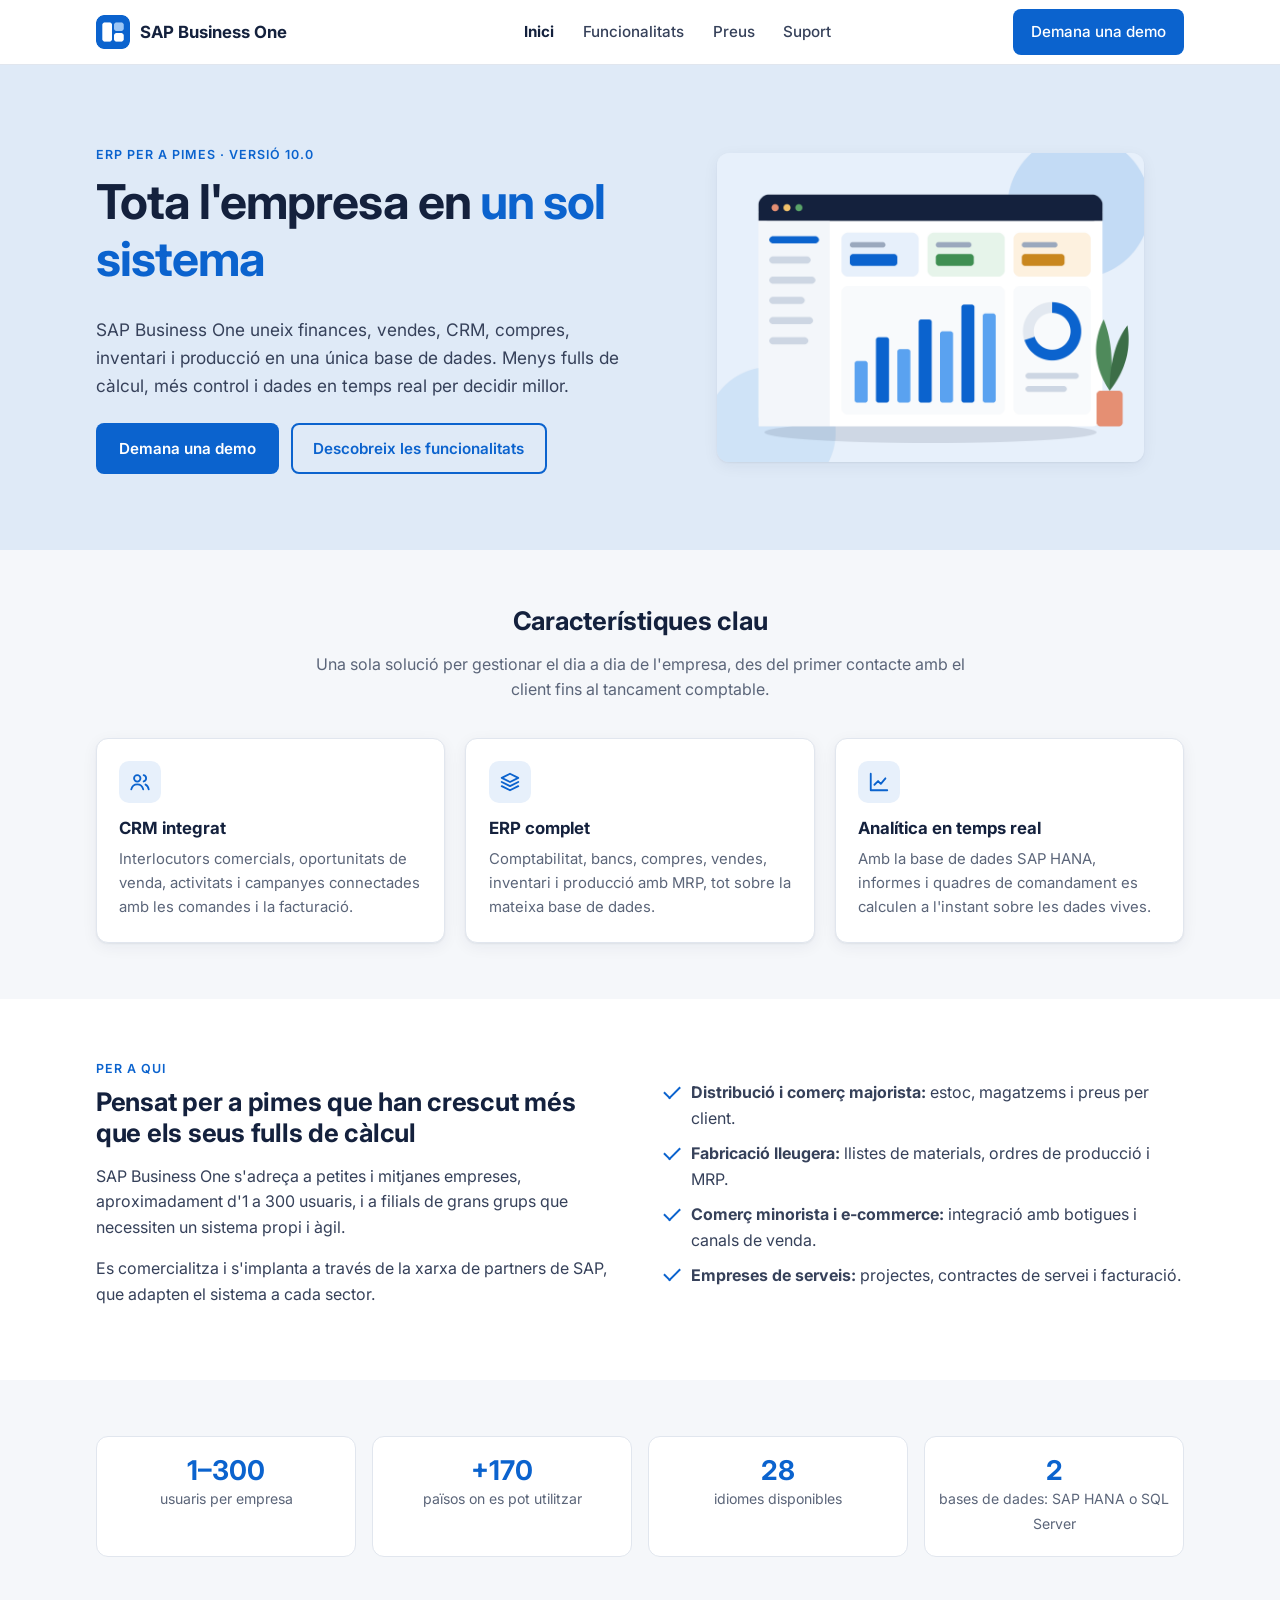
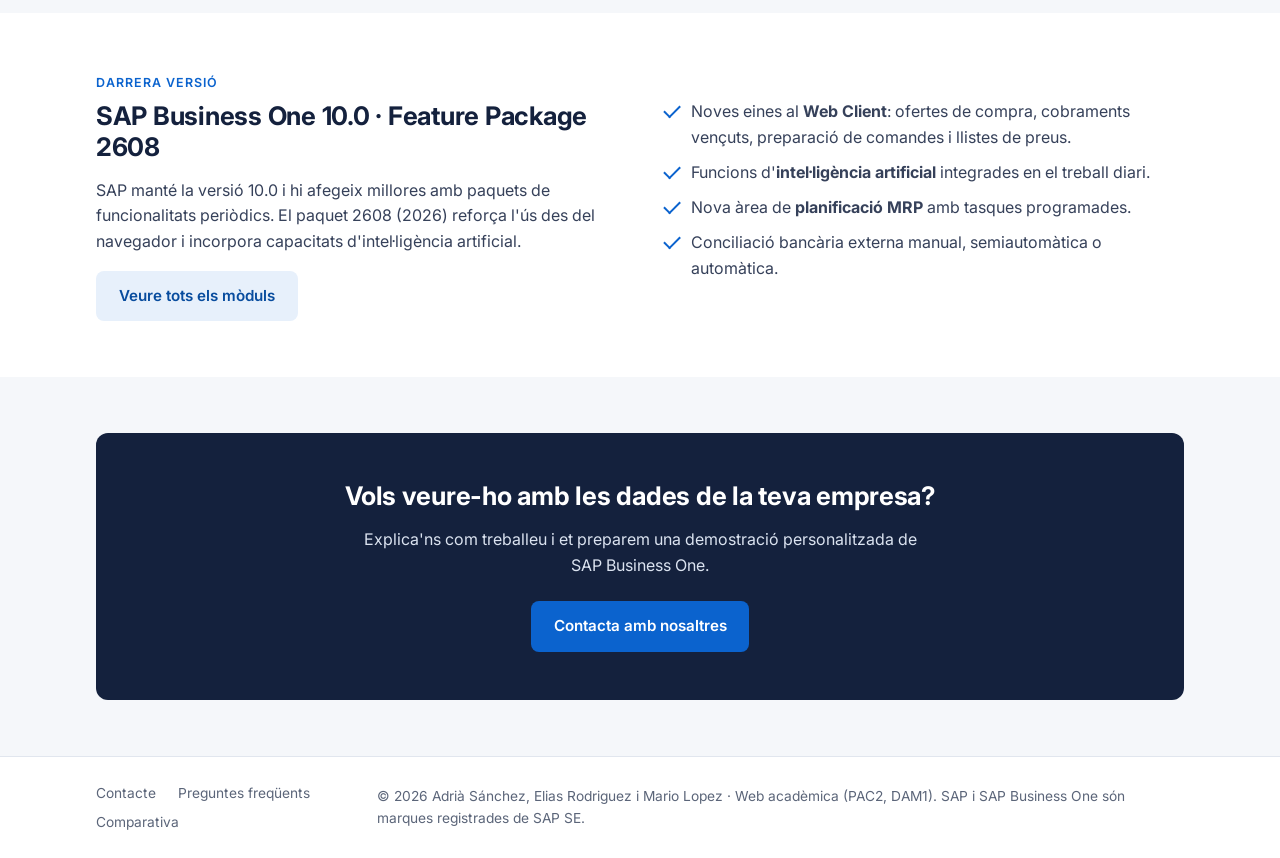
<file: index.html>
<!DOCTYPE html>
<html lang="ca">
<head>
  <meta charset="UTF-8">
  <meta name="viewport" content="width=device-width, initial-scale=1">
  <title>SAP Business One · L'ERP integrat per a pimes</title>
  <meta name="description" content="Presentació de SAP Business One 10.0: l'ERP amb CRM integrat per a petites i mitjanes empreses. Finances, vendes, compres, inventari i producció en un sol sistema.">
  <link rel="icon" href="img/favicon.png" type="image/png">
  <link rel="preconnect" href="https://fonts.googleapis.com">
  <link rel="preconnect" href="https://fonts.gstatic.com" crossorigin>
  <link href="https://fonts.googleapis.com/css2?family=Inter:wght@400;500;600;700;800&amp;display=swap" rel="stylesheet">
  <link rel="stylesheet" href="css/style.css">
</head>
<body>
  <a class="skip-link" href="#contingut">Salta al contingut</a>

  <!-- ===== Capçalera i menú de navegació (igual a totes les pàgines) ===== -->
  <header class="site-header">
    <div class="container header-inner">
      <a class="brand" href="index.html">
        <img src="img/logo.png" alt="" width="34" height="34">
        SAP Business One
      </a>
      <input type="checkbox" id="nav-toggle" class="nav-toggle">
      <label for="nav-toggle" class="nav-toggle-label" aria-label="Obre o tanca el menú">
        <span></span><span></span><span></span>
      </label>
      <nav class="main-nav" aria-label="Navegació principal">
        <ul>
          <li><a href="index.html" aria-current="page">Inici</a></li>
          <li><a href="html/features.html">Funcionalitats</a></li>
          <li><a href="html/pricing.html">Preus</a></li>
          <li><a href="html/support.html">Suport</a></li>
        </ul>
        <a class="btn btn--primary" href="html/support.html#contacte">Demana una demo</a>
      </nav>
    </div>
  </header>

  <main id="contingut">
    <!-- ===== Hero: presentació del sistema ===== -->
    <section class="hero" aria-labelledby="titol-hero">
      <div class="container hero-inner">
        <div>
          <span class="eyebrow">ERP per a pimes · Versió 10.0</span>
          <h1 id="titol-hero">Tota l'empresa en <span>un sol sistema</span></h1>
          <p>SAP Business One uneix finances, vendes, CRM, compres, inventari i producció en una única base de dades. Menys fulls de càlcul, més control i dades en temps real per decidir millor.</p>
          <div class="hero-actions">
            <a class="btn btn--primary" href="html/support.html#contacte">Demana una demo</a>
            <a class="btn btn--ghost" href="html/features.html">Descobreix les funcionalitats</a>
          </div>
        </div>
        <figure class="hero-figure">
          <img src="img/hero-dashboard.png" width="900" height="650"
               alt="Il·lustració d'un tauler de control de SAP Business One amb indicadors de vendes, un gràfic de barres i un gràfic circular.">
        </figure>
      </div>
    </section>

    <!-- ===== Característiques clau ===== -->
    <section class="section" aria-labelledby="titol-claus">
      <div class="container">
        <div class="section-head">
          <h2 id="titol-claus">Característiques clau</h2>
          <p>Una sola solució per gestionar el dia a dia de l'empresa, des del primer contacte amb el client fins al tancament comptable.</p>
        </div>
        <div class="grid grid--3">
          <article class="card">
            <span class="icon-tile" aria-hidden="true">
              <svg viewBox="0 0 24 24" fill="none" stroke="currentColor" stroke-width="2" stroke-linecap="round" stroke-linejoin="round"><circle cx="9" cy="8" r="3.5"/><path d="M2.5 20c.8-3.5 3.4-5.5 6.5-5.5s5.7 2 6.5 5.5"/><path d="M16 4.6a3.5 3.5 0 0 1 0 6.8M18 14.8c1.8.8 3 2.6 3.5 5.2"/></svg>
            </span>
            <h3>CRM integrat</h3>
            <p>Interlocutors comercials, oportunitats de venda, activitats i campanyes connectades amb les comandes i la facturació.</p>
          </article>
          <article class="card">
            <span class="icon-tile" aria-hidden="true">
              <svg viewBox="0 0 24 24" fill="none" stroke="currentColor" stroke-width="2" stroke-linecap="round" stroke-linejoin="round"><path d="M12 3 3 7.5l9 4.5 9-4.5L12 3Z"/><path d="m3 12 9 4.5 9-4.5"/><path d="m3 16.5 9 4.5 9-4.5"/></svg>
            </span>
            <h3>ERP complet</h3>
            <p>Comptabilitat, bancs, compres, vendes, inventari i producció amb MRP, tot sobre la mateixa base de dades.</p>
          </article>
          <article class="card">
            <span class="icon-tile" aria-hidden="true">
              <svg viewBox="0 0 24 24" fill="none" stroke="currentColor" stroke-width="2" stroke-linecap="round" stroke-linejoin="round"><path d="M3 3v18h18"/><path d="m7 15 4-4 3 3 5-6"/></svg>
            </span>
            <h3>Analítica en temps real</h3>
            <p>Amb la base de dades SAP HANA, informes i quadres de comandament es calculen a l'instant sobre les dades vives.</p>
          </article>
        </div>
      </div>
    </section>

    <!-- ===== Per a qui és ===== -->
    <section class="section section--white" aria-labelledby="titol-perqui">
      <div class="container split">
        <div>
          <span class="eyebrow">Per a qui</span>
          <h2 id="titol-perqui">Pensat per a pimes que han crescut més que els seus fulls de càlcul</h2>
          <p>SAP Business One s'adreça a petites i mitjanes empreses, aproximadament d'1 a 300 usuaris, i a filials de grans grups que necessiten un sistema propi i àgil.</p>
          <p>Es comercialitza i s'implanta a través de la xarxa de partners de SAP, que adapten el sistema a cada sector.</p>
        </div>
        <ul class="check-list">
          <li><strong>Distribució i comerç majorista:</strong> estoc, magatzems i preus per client.</li>
          <li><strong>Fabricació lleugera:</strong> llistes de materials, ordres de producció i MRP.</li>
          <li><strong>Comerç minorista i e-commerce:</strong> integració amb botigues i canals de venda.</li>
          <li><strong>Empreses de serveis:</strong> projectes, contractes de servei i facturació.</li>
        </ul>
      </div>
    </section>

    <!-- ===== Xifres ===== -->
    <section class="section" aria-labelledby="titol-xifres">
      <div class="container">
        <h2 id="titol-xifres" class="visually-hidden">SAP Business One en xifres</h2>
        <div class="stats">
          <div class="stat"><strong>1–300</strong><span>usuaris per empresa</span></div>
          <div class="stat"><strong>+170</strong><span>països on es pot utilitzar</span></div>
          <div class="stat"><strong>28</strong><span>idiomes disponibles</span></div>
          <div class="stat"><strong>2</strong><span>bases de dades: SAP HANA o SQL Server</span></div>
        </div>
      </div>
    </section>

    <!-- ===== Novetats de la darrera versió ===== -->
    <section class="section section--white" aria-labelledby="titol-novetats">
      <div class="container split">
        <div>
          <span class="eyebrow">Darrera versió</span>
          <h2 id="titol-novetats">SAP Business One 10.0 · Feature Package 2608</h2>
          <p>SAP manté la versió 10.0 i hi afegeix millores amb paquets de funcionalitats periòdics. El paquet 2608 (2026) reforça l'ús des del navegador i incorpora capacitats d'intel·ligència artificial.</p>
          <a class="btn btn--soft" href="html/features.html">Veure tots els mòduls</a>
        </div>
        <ul class="check-list">
          <li>Noves eines al <strong>Web Client</strong>: ofertes de compra, cobraments vençuts, preparació de comandes i llistes de preus.</li>
          <li>Funcions d'<strong>intel·ligència artificial</strong> integrades en el treball diari.</li>
          <li>Nova àrea de <strong>planificació MRP</strong> amb tasques programades.</li>
          <li>Conciliació bancària externa manual, semiautomàtica o automàtica.</li>
        </ul>
      </div>
    </section>

    <!-- ===== Crida a l'acció ===== -->
    <section class="section" aria-labelledby="titol-cta">
      <div class="container">
        <div class="cta-band">
          <h2 id="titol-cta">Vols veure-ho amb les dades de la teva empresa?</h2>
          <p>Explica'ns com treballeu i et preparem una demostració personalitzada de SAP Business One.</p>
          <a class="btn btn--primary" href="html/support.html#contacte">Contacta amb nosaltres</a>
        </div>
      </div>
    </section>
  </main>

  <!-- ===== Peu de pàgina ===== -->
  <footer class="site-footer">
    <div class="container footer-inner">
      <ul class="footer-links">
        <li><a href="html/support.html#contacte">Contacte</a></li>
        <li><a href="html/pricing.html#faq">Preguntes freqüents</a></li>
        <li><a href="html/features.html#comparativa">Comparativa</a></li>
      </ul>
      <p class="footer-legal">© 2026 Adrià Sánchez, Elias Rodriguez i Mario Lopez · Web acadèmica (PAC2, DAM1). SAP i SAP Business One són marques registrades de SAP SE.</p>
    </div>
  </footer>
</body>
</html>
</file>
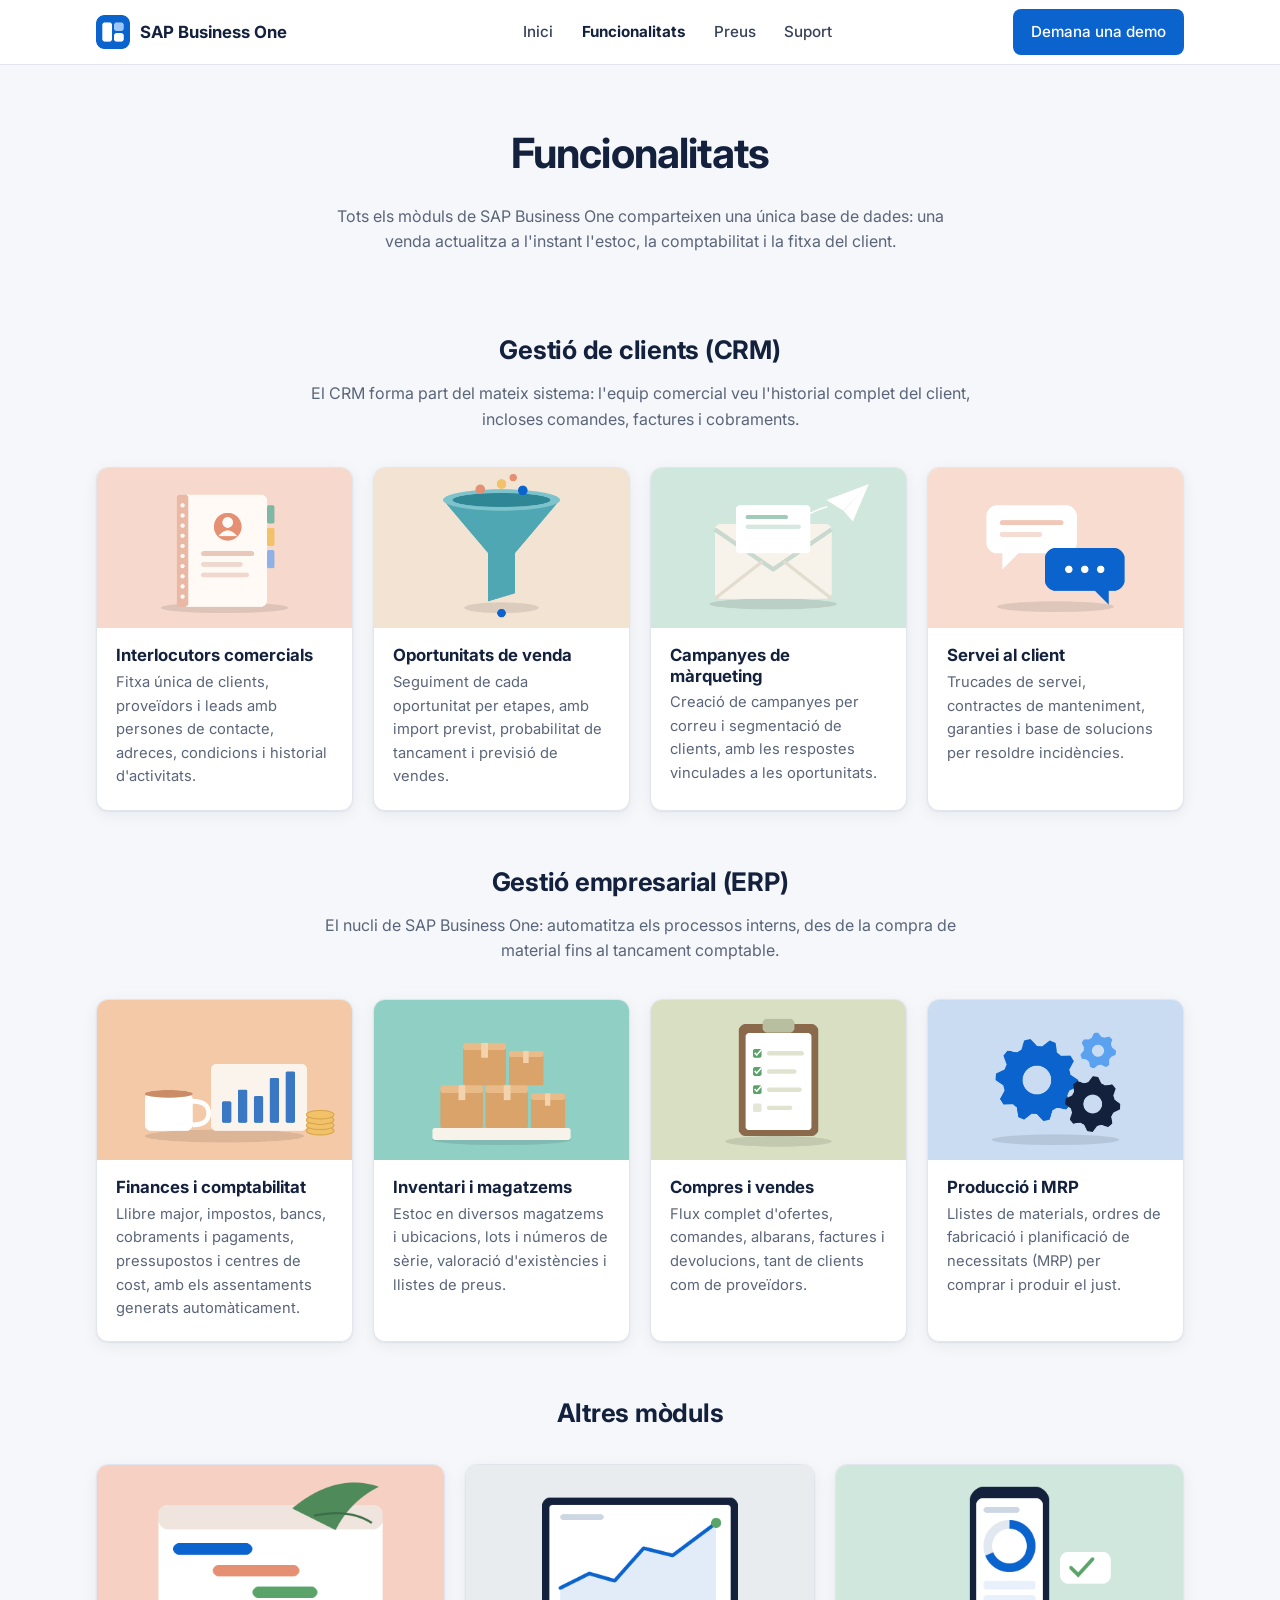
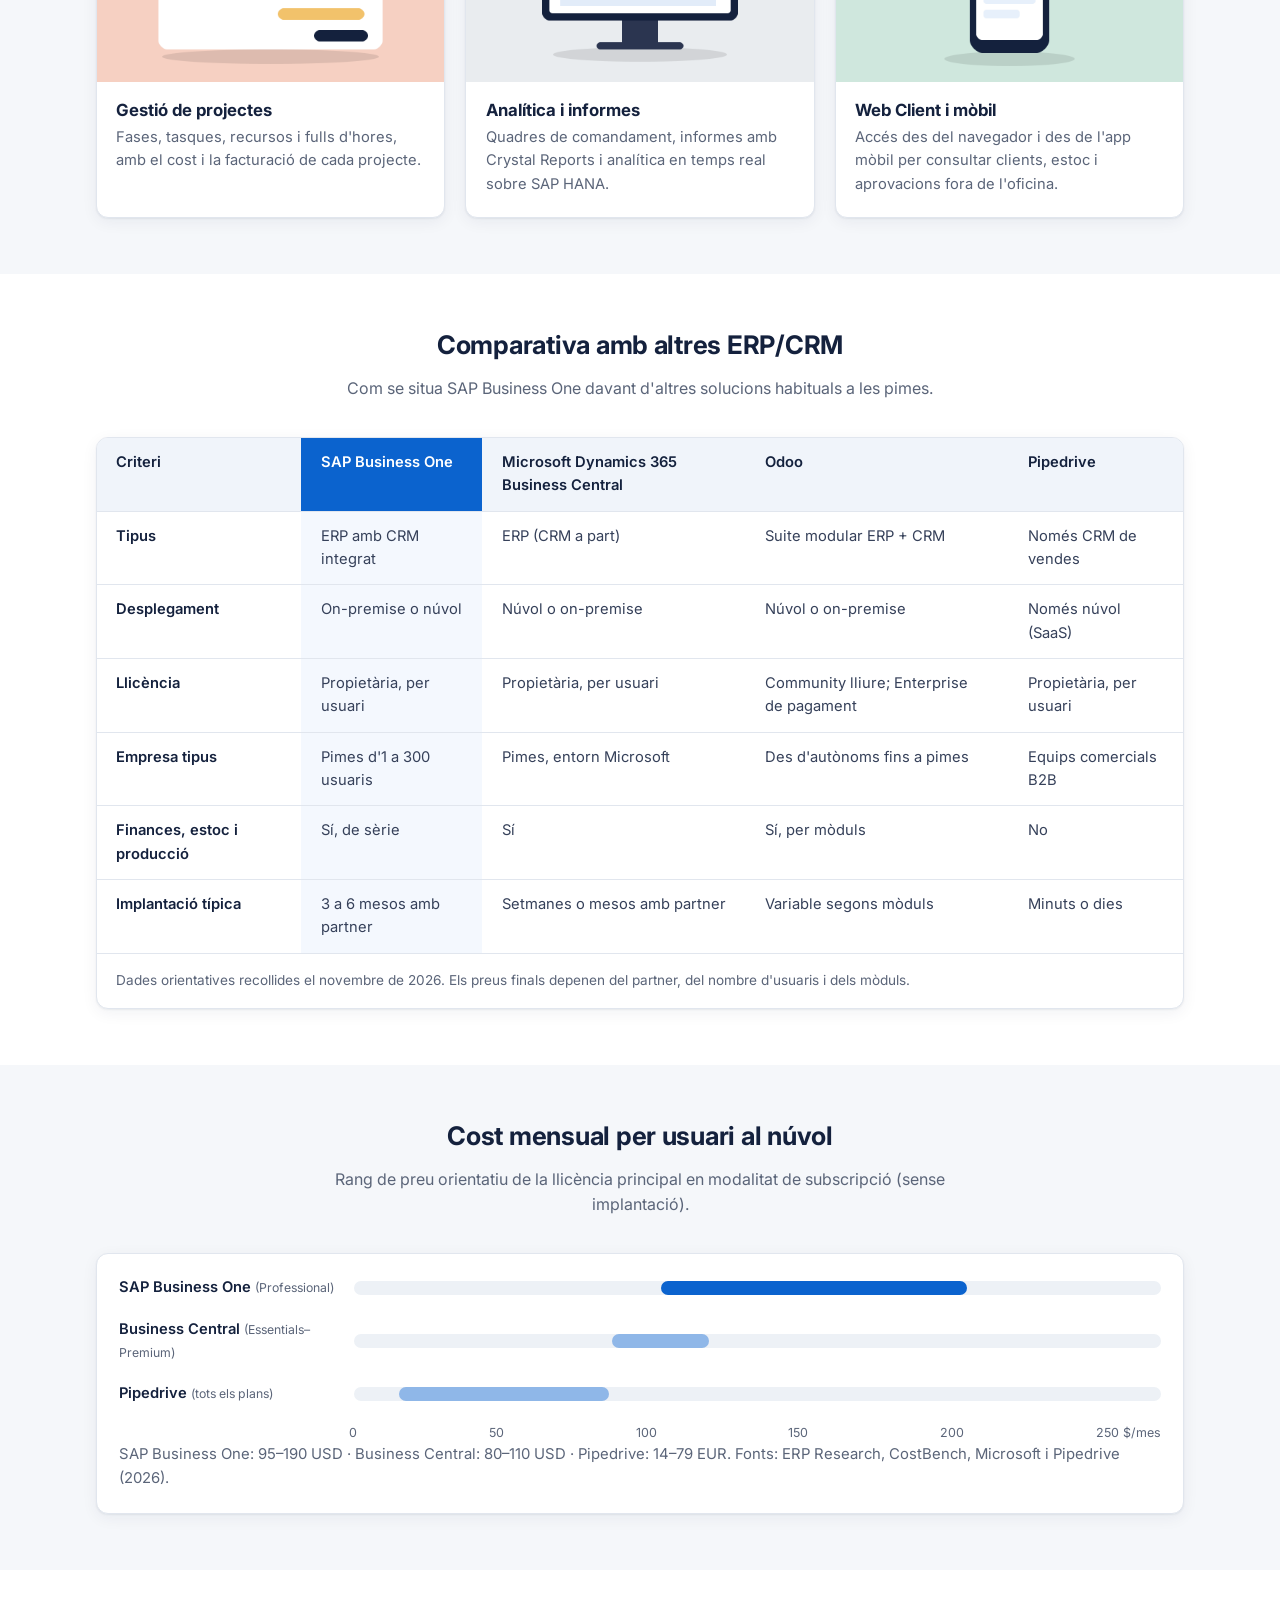
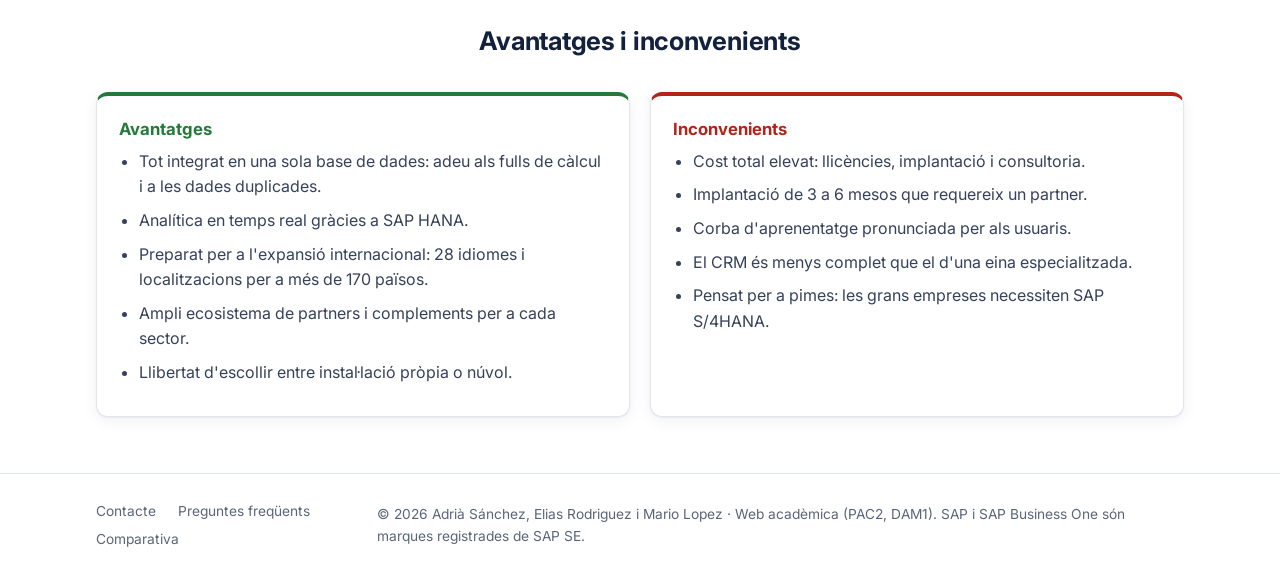
<file: html/features.html>
<!DOCTYPE html>
<html lang="ca">
<head>
  <meta charset="UTF-8">
  <meta name="viewport" content="width=device-width, initial-scale=1">
  <title>Funcionalitats · SAP Business One</title>
  <meta name="description" content="Mòduls de SAP Business One (CRM, ERP i altres), comparativa amb altres ERP/CRM, avantatges i inconvenients.">
  <link rel="icon" href="../img/favicon.png" type="image/png">
  <link rel="preconnect" href="https://fonts.googleapis.com">
  <link rel="preconnect" href="https://fonts.gstatic.com" crossorigin>
  <link href="https://fonts.googleapis.com/css2?family=Inter:wght@400;500;600;700;800&amp;display=swap" rel="stylesheet">
  <link rel="stylesheet" href="../css/style.css">
</head>
<body>
  <a class="skip-link" href="#contingut">Salta al contingut</a>

  <!-- ===== Capçalera i menú de navegació ===== -->
  <header class="site-header">
    <div class="container header-inner">
      <a class="brand" href="../index.html">
        <img src="../img/logo.png" alt="" width="34" height="34">
        SAP Business One
      </a>
      <input type="checkbox" id="nav-toggle" class="nav-toggle">
      <label for="nav-toggle" class="nav-toggle-label" aria-label="Obre o tanca el menú">
        <span></span><span></span><span></span>
      </label>
      <nav class="main-nav" aria-label="Navegació principal">
        <ul>
          <li><a href="../index.html">Inici</a></li>
          <li><a href="features.html" aria-current="page">Funcionalitats</a></li>
          <li><a href="pricing.html">Preus</a></li>
          <li><a href="support.html">Suport</a></li>
        </ul>
        <a class="btn btn--primary" href="support.html#contacte">Demana una demo</a>
      </nav>
    </div>
  </header>

  <main id="contingut">
    <!-- ===== Introducció ===== -->
    <section class="page-head">
      <div class="container">
        <h1>Funcionalitats</h1>
        <p>Tots els mòduls de SAP Business One comparteixen una única base de dades: una venda actualitza a l'instant l'estoc, la comptabilitat i la fitxa del client.</p>
      </div>
    </section>

    <section class="section" aria-label="Mòduls de SAP Business One">
      <div class="container">

        <!-- ===== Mòduls CRM ===== -->
        <div class="module-group">
          <div class="section-head">
            <h2>Gestió de clients (CRM)</h2>
            <p>El CRM forma part del mateix sistema: l'equip comercial veu l'historial complet del client, incloses comandes, factures i cobraments.</p>
          </div>
          <div class="grid grid--4">
            <article class="feature-card">
              <img src="../img/feat-contactes.png" width="480" height="300" alt="Il·lustració d'una agenda de contactes oberta amb la fitxa d'un client.">
              <div class="feature-body">
                <h3>Interlocutors comercials</h3>
                <p>Fitxa única de clients, proveïdors i leads amb persones de contacte, adreces, condicions i historial d'activitats.</p>
              </div>
            </article>
            <article class="feature-card">
              <img src="../img/feat-pipeline.png" width="480" height="300" alt="Il·lustració d'un embut que representa el procés de vendes.">
              <div class="feature-body">
                <h3>Oportunitats de venda</h3>
                <p>Seguiment de cada oportunitat per etapes, amb import previst, probabilitat de tancament i previsió de vendes.</p>
              </div>
            </article>
            <article class="feature-card">
              <img src="../img/feat-campanyes.png" width="480" height="300" alt="Il·lustració d'un sobre de correu amb un avió de paper.">
              <div class="feature-body">
                <h3>Campanyes de màrqueting</h3>
                <p>Creació de campanyes per correu i segmentació de clients, amb les respostes vinculades a les oportunitats.</p>
              </div>
            </article>
            <article class="feature-card">
              <img src="../img/feat-servei.png" width="480" height="300" alt="Il·lustració de dues bombolles de conversa.">
              <div class="feature-body">
                <h3>Servei al client</h3>
                <p>Trucades de servei, contractes de manteniment, garanties i base de solucions per resoldre incidències.</p>
              </div>
            </article>
          </div>
        </div>

        <!-- ===== Mòduls ERP ===== -->
        <div class="module-group">
          <div class="section-head">
            <h2>Gestió empresarial (ERP)</h2>
            <p>El nucli de SAP Business One: automatitza els processos interns, des de la compra de material fins al tancament comptable.</p>
          </div>
          <div class="grid grid--4">
            <article class="feature-card">
              <img src="../img/feat-finances.png" width="480" height="300" alt="Il·lustració d'un gràfic de barres creixent al costat d'una tassa i unes monedes.">
              <div class="feature-body">
                <h3>Finances i comptabilitat</h3>
                <p>Llibre major, impostos, bancs, cobraments i pagaments, pressupostos i centres de cost, amb els assentaments generats automàticament.</p>
              </div>
            </article>
            <article class="feature-card">
              <img src="../img/feat-inventari.png" width="480" height="300" alt="Il·lustració de caixes de cartró apilades sobre un palet.">
              <div class="feature-body">
                <h3>Inventari i magatzems</h3>
                <p>Estoc en diversos magatzems i ubicacions, lots i números de sèrie, valoració d'existències i llistes de preus.</p>
              </div>
            </article>
            <article class="feature-card">
              <img src="../img/feat-comandes.png" width="480" height="300" alt="Il·lustració d'una carpeta amb una llista de comprovació.">
              <div class="feature-body">
                <h3>Compres i vendes</h3>
                <p>Flux complet d'ofertes, comandes, albarans, factures i devolucions, tant de clients com de proveïdors.</p>
              </div>
            </article>
            <article class="feature-card">
              <img src="../img/feat-produccio.png" width="480" height="300" alt="Il·lustració de tres engranatges encaixats.">
              <div class="feature-body">
                <h3>Producció i MRP</h3>
                <p>Llistes de materials, ordres de fabricació i planificació de necessitats (MRP) per comprar i produir el just.</p>
              </div>
            </article>
          </div>
        </div>

        <!-- ===== Altres mòduls ===== -->
        <div class="module-group">
          <div class="section-head">
            <h2>Altres mòduls</h2>
          </div>
          <div class="grid grid--3">
            <article class="feature-card">
              <img src="../img/feat-projectes.png" width="480" height="300" alt="Il·lustració d'un diagrama de Gantt amb barres de colors.">
              <div class="feature-body">
                <h3>Gestió de projectes</h3>
                <p>Fases, tasques, recursos i fulls d'hores, amb el cost i la facturació de cada projecte.</p>
              </div>
            </article>
            <article class="feature-card">
              <img src="../img/feat-analitica.png" width="480" height="300" alt="Il·lustració d'una pantalla amb un gràfic de línies ascendent.">
              <div class="feature-body">
                <h3>Analítica i informes</h3>
                <p>Quadres de comandament, informes amb Crystal Reports i analítica en temps real sobre SAP HANA.</p>
              </div>
            </article>
            <article class="feature-card">
              <img src="../img/feat-mobil.png" width="480" height="300" alt="Il·lustració d'un telèfon mòbil amb un tauler d'indicadors.">
              <div class="feature-body">
                <h3>Web Client i mòbil</h3>
                <p>Accés des del navegador i des de l'app mòbil per consultar clients, estoc i aprovacions fora de l'oficina.</p>
              </div>
            </article>
          </div>
        </div>
      </div>
    </section>

    <!-- ===== Taula comparativa ===== -->
    <section class="section section--white" id="comparativa" aria-labelledby="titol-comparativa">
      <div class="container">
        <div class="section-head">
          <h2 id="titol-comparativa">Comparativa amb altres ERP/CRM</h2>
          <p>Com se situa SAP Business One davant d'altres solucions habituals a les pimes.</p>
        </div>
        <div class="table-wrap">
          <table>
            <caption>Dades orientatives recollides el novembre de 2026. Els preus finals depenen del partner, del nombre d'usuaris i dels mòduls.</caption>
            <thead>
              <tr>
                <th scope="col">Criteri</th>
                <th scope="col" class="col-highlight">SAP Business One</th>
                <th scope="col">Microsoft Dynamics 365 Business Central</th>
                <th scope="col">Odoo</th>
                <th scope="col">Pipedrive</th>
              </tr>
            </thead>
            <tbody>
              <tr>
                <th scope="row">Tipus</th>
                <td class="col-highlight">ERP amb CRM integrat</td>
                <td>ERP (CRM a part)</td>
                <td>Suite modular ERP + CRM</td>
                <td>Només CRM de vendes</td>
              </tr>
              <tr>
                <th scope="row">Desplegament</th>
                <td class="col-highlight">On-premise o núvol</td>
                <td>Núvol o on-premise</td>
                <td>Núvol o on-premise</td>
                <td>Només núvol (SaaS)</td>
              </tr>
              <tr>
                <th scope="row">Llicència</th>
                <td class="col-highlight">Propietària, per usuari</td>
                <td>Propietària, per usuari</td>
                <td>Community lliure; Enterprise de pagament</td>
                <td>Propietària, per usuari</td>
              </tr>
              <tr>
                <th scope="row">Empresa tipus</th>
                <td class="col-highlight">Pimes d'1 a 300 usuaris</td>
                <td>Pimes, entorn Microsoft</td>
                <td>Des d'autònoms fins a pimes</td>
                <td>Equips comercials B2B</td>
              </tr>
              <tr>
                <th scope="row">Finances, estoc i producció</th>
                <td class="col-highlight">Sí, de sèrie</td>
                <td>Sí</td>
                <td>Sí, per mòduls</td>
                <td>No</td>
              </tr>
              <tr>
                <th scope="row">Implantació típica</th>
                <td class="col-highlight">3 a 6 mesos amb partner</td>
                <td>Setmanes o mesos amb partner</td>
                <td>Variable segons mòduls</td>
                <td>Minuts o dies</td>
              </tr>
            </tbody>
          </table>
        </div>
      </div>
    </section>

    <!-- ===== Gràfic de preus ===== -->
    <section class="section" aria-labelledby="titol-grafic">
      <div class="container">
        <div class="section-head">
          <h2 id="titol-grafic">Cost mensual per usuari al núvol</h2>
          <p>Rang de preu orientatiu de la llicència principal en modalitat de subscripció (sense implantació).</p>
        </div>
        <div class="card">
          <!-- Escala de 0 a 250: cada barra comença al preu mínim i acaba al màxim -->
          <div class="bar-chart" role="img" aria-label="Gràfic de rangs de preu per usuari i mes: SAP Business One de 95 a 190 dòlars, Business Central de 80 a 110 dòlars i Pipedrive de 14 a 79 euros.">
            <div class="bar-row">
              <span class="bar-label">SAP Business One <small>(Professional)</small></span>
              <div class="bar-track"><span class="bar-fill bar-fill--main bar-fill--sap"></span></div>
            </div>
            <div class="bar-row">
              <span class="bar-label">Business Central <small>(Essentials–Premium)</small></span>
              <div class="bar-track"><span class="bar-fill bar-fill--bc"></span></div>
            </div>
            <div class="bar-row">
              <span class="bar-label">Pipedrive <small>(tots els plans)</small></span>
              <div class="bar-track"><span class="bar-fill bar-fill--pd"></span></div>
            </div>
            <div class="bar-scale" aria-hidden="true"><span>0</span><span>50</span><span>100</span><span>150</span><span>200</span><span>250 $/mes</span></div>
          </div>
          <p class="note chart-note">SAP Business One: 95–190 USD · Business Central: 80–110 USD · Pipedrive: 14–79 EUR. Fonts: ERP Research, CostBench, Microsoft i Pipedrive (2026).</p>
        </div>
      </div>
    </section>

    <!-- ===== Avantatges i inconvenients ===== -->
    <section class="section section--white" aria-labelledby="titol-proscons">
      <div class="container">
        <div class="section-head">
          <h2 id="titol-proscons">Avantatges i inconvenients</h2>
        </div>
        <div class="pros-cons">
          <article class="card pros">
            <h3>Avantatges</h3>
            <ul>
              <li>Tot integrat en una sola base de dades: adeu als fulls de càlcul i a les dades duplicades.</li>
              <li>Analítica en temps real gràcies a SAP HANA.</li>
              <li>Preparat per a l'expansió internacional: 28 idiomes i localitzacions per a més de 170 països.</li>
              <li>Ampli ecosistema de partners i complements per a cada sector.</li>
              <li>Llibertat d'escollir entre instal·lació pròpia o núvol.</li>
            </ul>
          </article>
          <article class="card cons">
            <h3>Inconvenients</h3>
            <ul>
              <li>Cost total elevat: llicències, implantació i consultoria.</li>
              <li>Implantació de 3 a 6 mesos que requereix un partner.</li>
              <li>Corba d'aprenentatge pronunciada per als usuaris.</li>
              <li>El CRM és menys complet que el d'una eina especialitzada.</li>
              <li>Pensat per a pimes: les grans empreses necessiten SAP S/4HANA.</li>
            </ul>
          </article>
        </div>
      </div>
    </section>

  </main>

  <!-- ===== Peu de pàgina ===== -->
  <footer class="site-footer">
    <div class="container footer-inner">
      <ul class="footer-links">
        <li><a href="support.html#contacte">Contacte</a></li>
        <li><a href="pricing.html#faq">Preguntes freqüents</a></li>
        <li><a href="features.html#comparativa">Comparativa</a></li>
      </ul>
      <p class="footer-legal">© 2026 Adrià Sánchez, Elias Rodriguez i Mario Lopez · Web acadèmica (PAC2, DAM1). SAP i SAP Business One són marques registrades de SAP SE.</p>
    </div>
  </footer>
</body>
</html>
</file>
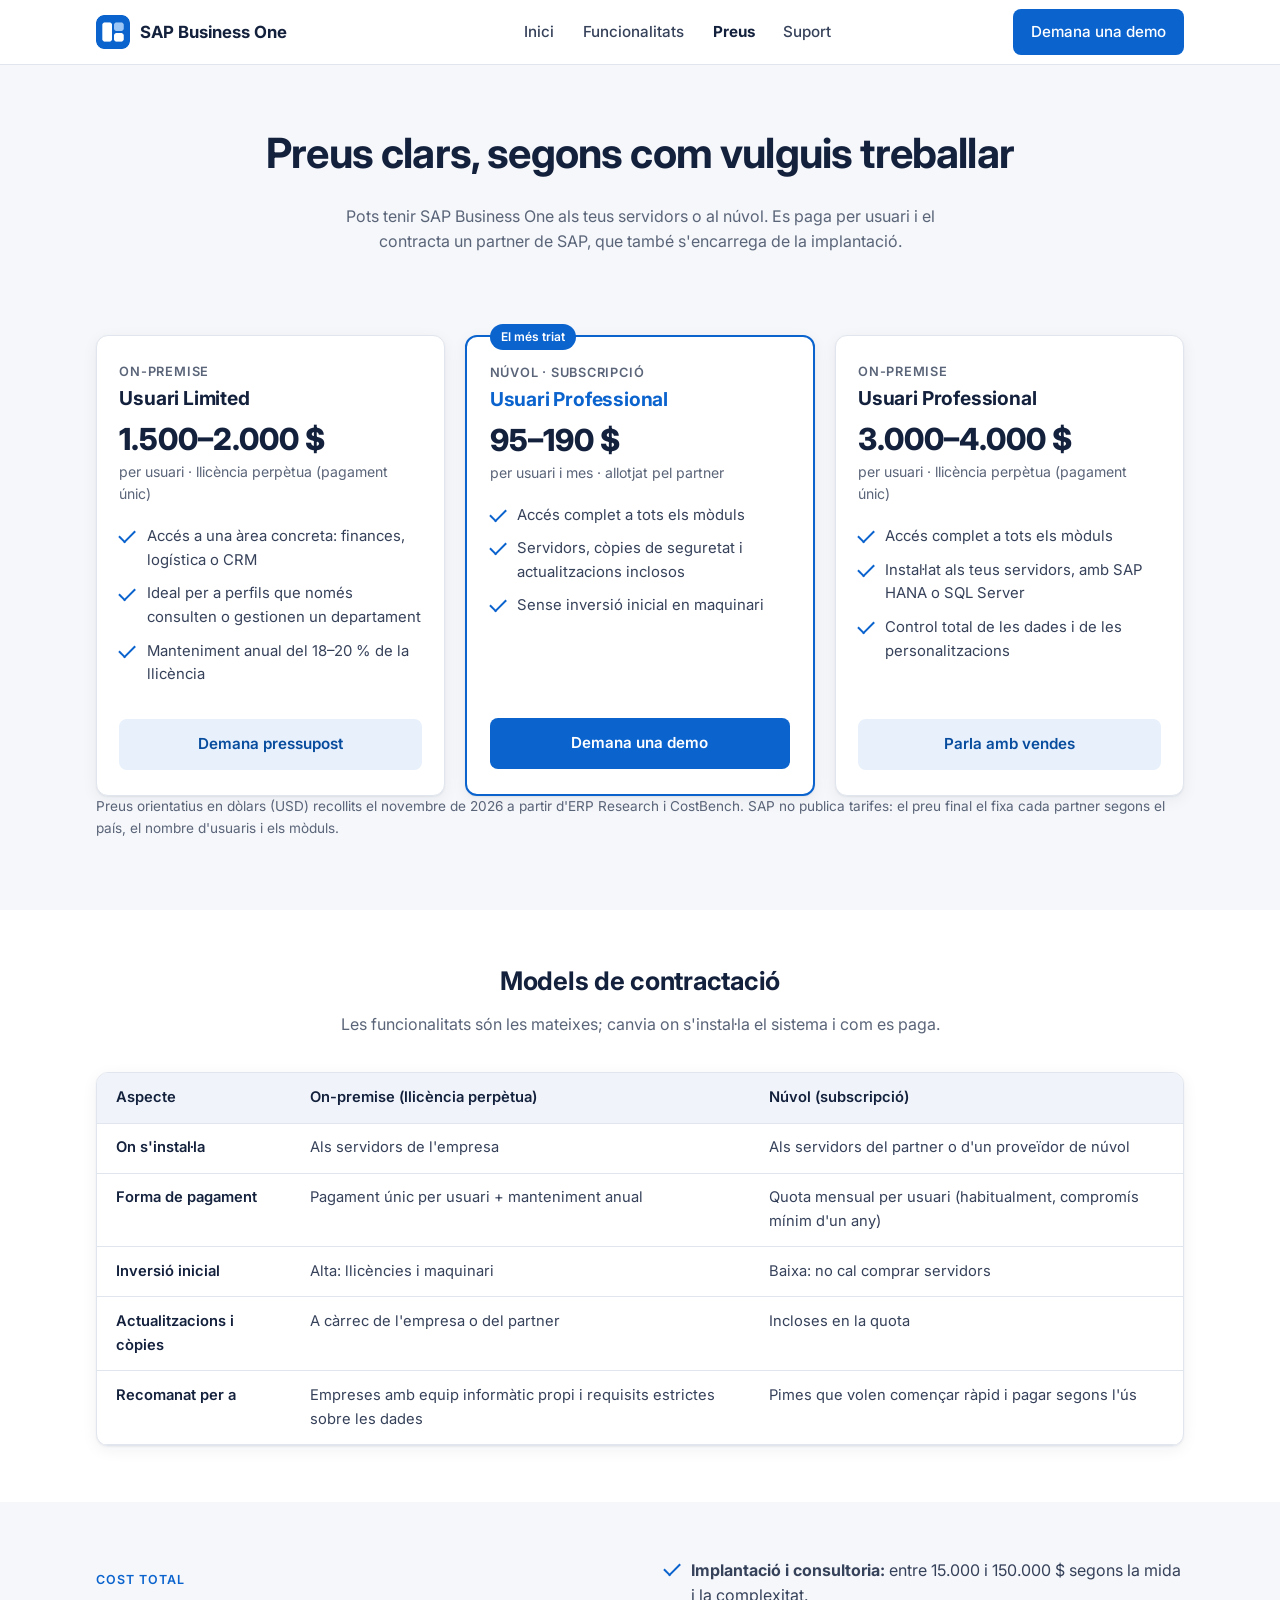
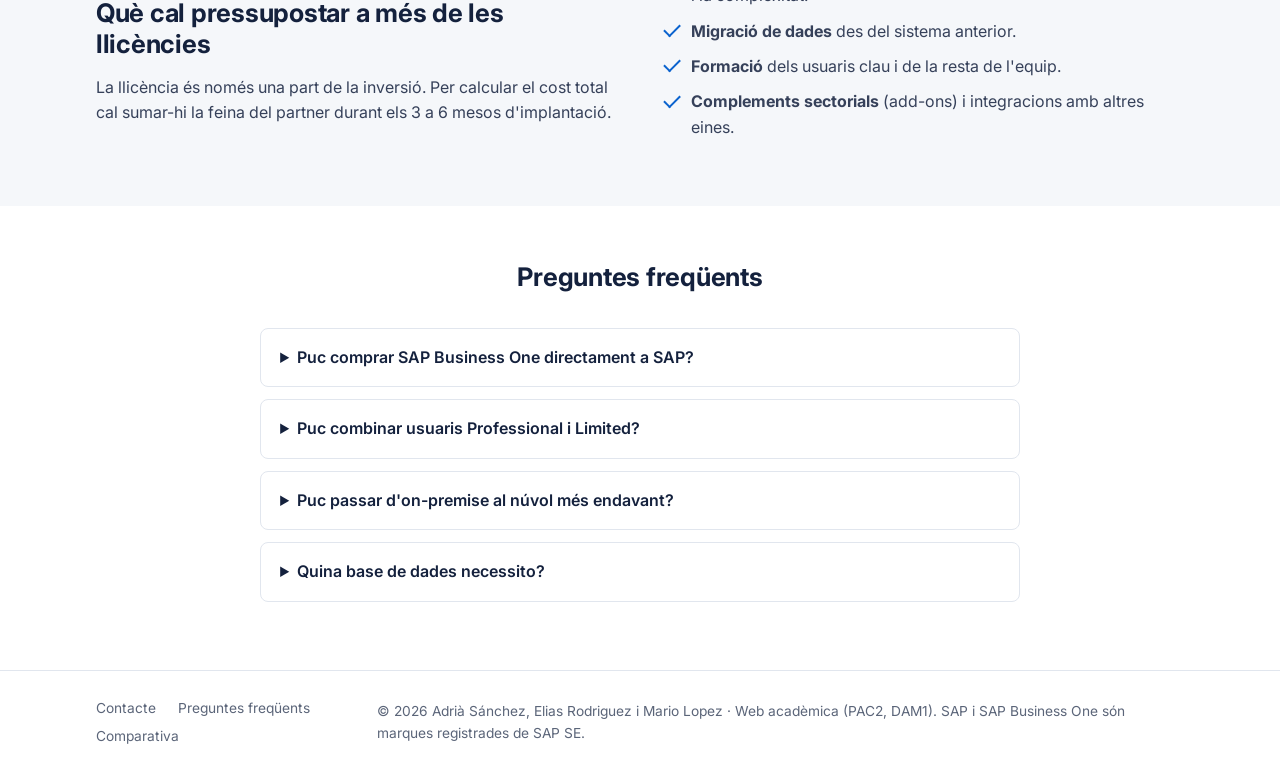
<file: html/pricing.html>
<!DOCTYPE html>
<html lang="ca">
<head>
  <meta charset="UTF-8">
  <meta name="viewport" content="width=device-width, initial-scale=1">
  <title>Preus i models de contractació · SAP Business One</title>
  <meta name="description" content="Models de contractació de SAP Business One (on-premise i núvol), plans d'usuari i preus orientatius.">
  <link rel="icon" href="../img/favicon.png" type="image/png">
  <link rel="preconnect" href="https://fonts.googleapis.com">
  <link rel="preconnect" href="https://fonts.gstatic.com" crossorigin>
  <link href="https://fonts.googleapis.com/css2?family=Inter:wght@400;500;600;700;800&amp;display=swap" rel="stylesheet">
  <link rel="stylesheet" href="../css/style.css">
</head>
<body>
  <a class="skip-link" href="#contingut">Salta al contingut</a>

  <!-- ===== Capçalera i menú de navegació ===== -->
  <header class="site-header">
    <div class="container header-inner">
      <a class="brand" href="../index.html">
        <img src="../img/logo.png" alt="" width="34" height="34">
        SAP Business One
      </a>
      <input type="checkbox" id="nav-toggle" class="nav-toggle">
      <label for="nav-toggle" class="nav-toggle-label" aria-label="Obre o tanca el menú">
        <span></span><span></span><span></span>
      </label>
      <nav class="main-nav" aria-label="Navegació principal">
        <ul>
          <li><a href="../index.html">Inici</a></li>
          <li><a href="features.html">Funcionalitats</a></li>
          <li><a href="pricing.html" aria-current="page">Preus</a></li>
          <li><a href="support.html">Suport</a></li>
        </ul>
        <a class="btn btn--primary" href="support.html#contacte">Demana una demo</a>
      </nav>
    </div>
  </header>

  <main id="contingut">
    <!-- ===== Introducció ===== -->
    <section class="page-head">
      <div class="container">
        <h1>Preus clars, segons com vulguis treballar</h1>
        <p>Pots tenir SAP Business One als teus servidors o al núvol. Es paga per usuari i el contracta un partner de SAP, que també s'encarrega de la implantació.</p>
      </div>
    </section>

    <!-- ===== Plans de preu ===== -->
    <section class="section" aria-label="Plans de preu">
      <div class="container">
        <div class="plans">
          <article class="plan">
            <p class="plan-model">On-premise</p>
            <h2>Usuari Limited</h2>
            <p class="price">1.500–2.000 $</p>
            <p class="price-unit">per usuari · llicència perpètua (pagament únic)</p>
            <ul class="check-list">
              <li>Accés a una àrea concreta: finances, logística o CRM</li>
              <li>Ideal per a perfils que només consulten o gestionen un departament</li>
              <li>Manteniment anual del 18–20 % de la llicència</li>
            </ul>
            <a class="btn btn--soft btn--block" href="support.html#contacte">Demana pressupost</a>
          </article>

          <article class="plan plan--featured">
            <span class="plan-badge">El més triat</span>
            <p class="plan-model">Núvol · subscripció</p>
            <h2>Usuari Professional</h2>
            <p class="price">95–190 $</p>
            <p class="price-unit">per usuari i mes · allotjat pel partner</p>
            <ul class="check-list">
              <li>Accés complet a tots els mòduls</li>
              <li>Servidors, còpies de seguretat i actualitzacions inclosos</li>
              <li>Sense inversió inicial en maquinari</li>
            </ul>
            <a class="btn btn--primary btn--block" href="support.html#contacte">Demana una demo</a>
          </article>

          <article class="plan">
            <p class="plan-model">On-premise</p>
            <h2>Usuari Professional</h2>
            <p class="price">3.000–4.000 $</p>
            <p class="price-unit">per usuari · llicència perpètua (pagament únic)</p>
            <ul class="check-list">
              <li>Accés complet a tots els mòduls</li>
              <li>Instal·lat als teus servidors, amb SAP HANA o SQL Server</li>
              <li>Control total de les dades i de les personalitzacions</li>
            </ul>
            <a class="btn btn--soft btn--block" href="support.html#contacte">Parla amb vendes</a>
          </article>
        </div>
        <p class="note">Preus orientatius en dòlars (USD) recollits el novembre de 2026 a partir d'ERP Research i CostBench. SAP no publica tarifes: el preu final el fixa cada partner segons el país, el nombre d'usuaris i els mòduls.</p>
      </div>
    </section>

    <!-- ===== Models de contractació ===== -->
    <section class="section section--white" aria-labelledby="titol-models">
      <div class="container">
        <div class="section-head">
          <h2 id="titol-models">Models de contractació</h2>
          <p>Les funcionalitats són les mateixes; canvia on s'instal·la el sistema i com es paga.</p>
        </div>
        <div class="table-wrap">
          <table>
            <thead>
              <tr>
                <th scope="col">Aspecte</th>
                <th scope="col">On-premise (llicència perpètua)</th>
                <th scope="col">Núvol (subscripció)</th>
              </tr>
            </thead>
            <tbody>
              <tr>
                <th scope="row">On s'instal·la</th>
                <td>Als servidors de l'empresa</td>
                <td>Als servidors del partner o d'un proveïdor de núvol</td>
              </tr>
              <tr>
                <th scope="row">Forma de pagament</th>
                <td>Pagament únic per usuari + manteniment anual</td>
                <td>Quota mensual per usuari (habitualment, compromís mínim d'un any)</td>
              </tr>
              <tr>
                <th scope="row">Inversió inicial</th>
                <td>Alta: llicències i maquinari</td>
                <td>Baixa: no cal comprar servidors</td>
              </tr>
              <tr>
                <th scope="row">Actualitzacions i còpies</th>
                <td>A càrrec de l'empresa o del partner</td>
                <td>Incloses en la quota</td>
              </tr>
              <tr>
                <th scope="row">Recomanat per a</th>
                <td>Empreses amb equip informàtic propi i requisits estrictes sobre les dades</td>
                <td>Pimes que volen començar ràpid i pagar segons l'ús</td>
              </tr>
            </tbody>
          </table>
        </div>
      </div>
    </section>

    <!-- ===== Altres costos ===== -->
    <section class="section" aria-labelledby="titol-costos">
      <div class="container split">
        <div>
          <span class="eyebrow">Cost total</span>
          <h2 id="titol-costos">Què cal pressupostar a més de les llicències</h2>
          <p>La llicència és només una part de la inversió. Per calcular el cost total cal sumar-hi la feina del partner durant els 3 a 6 mesos d'implantació.</p>
        </div>
        <ul class="check-list">
          <li><strong>Implantació i consultoria:</strong> entre 15.000 i 150.000 $ segons la mida i la complexitat.</li>
          <li><strong>Migració de dades</strong> des del sistema anterior.</li>
          <li><strong>Formació</strong> dels usuaris clau i de la resta de l'equip.</li>
          <li><strong>Complements sectorials</strong> (add-ons) i integracions amb altres eines.</li>
        </ul>
      </div>
    </section>

    <!-- ===== Preguntes freqüents ===== -->
    <section class="section section--white" id="faq" aria-labelledby="titol-faq">
      <div class="container">
        <div class="section-head">
          <h2 id="titol-faq">Preguntes freqüents</h2>
        </div>
        <div class="faq">
          <details>
            <summary>Puc comprar SAP Business One directament a SAP?</summary>
            <p>No. SAP Business One es ven i s'implanta a través de la xarxa de partners de SAP, que fan la venda, la configuració, la formació i el suport.</p>
          </details>
          <details>
            <summary>Puc combinar usuaris Professional i Limited?</summary>
            <p>Sí. És habitual tenir usuaris Professional per als perfils que treballen amb tot el sistema i usuaris Limited per als que només necessiten una àrea.</p>
          </details>
          <details>
            <summary>Puc passar d'on-premise al núvol més endavant?</summary>
            <p>Sí. Les dades i les funcionalitats són les mateixes, de manera que el partner pot migrar la instal·lació quan l'empresa ho necessiti.</p>
          </details>
          <details>
            <summary>Quina base de dades necessito?</summary>
            <p>SAP Business One funciona amb SAP HANA o amb Microsoft SQL Server. SAP HANA aporta l'analítica en temps real.</p>
          </details>
        </div>
      </div>
    </section>
  </main>

  <!-- ===== Peu de pàgina ===== -->
  <footer class="site-footer">
    <div class="container footer-inner">
      <ul class="footer-links">
        <li><a href="support.html#contacte">Contacte</a></li>
        <li><a href="pricing.html#faq">Preguntes freqüents</a></li>
        <li><a href="features.html#comparativa">Comparativa</a></li>
      </ul>
      <p class="footer-legal">© 2026 Adrià Sánchez, Elias Rodriguez i Mario Lopez · Web acadèmica (PAC2, DAM1). SAP i SAP Business One són marques registrades de SAP SE.</p>
    </div>
  </footer>
</body>
</html>
</file>
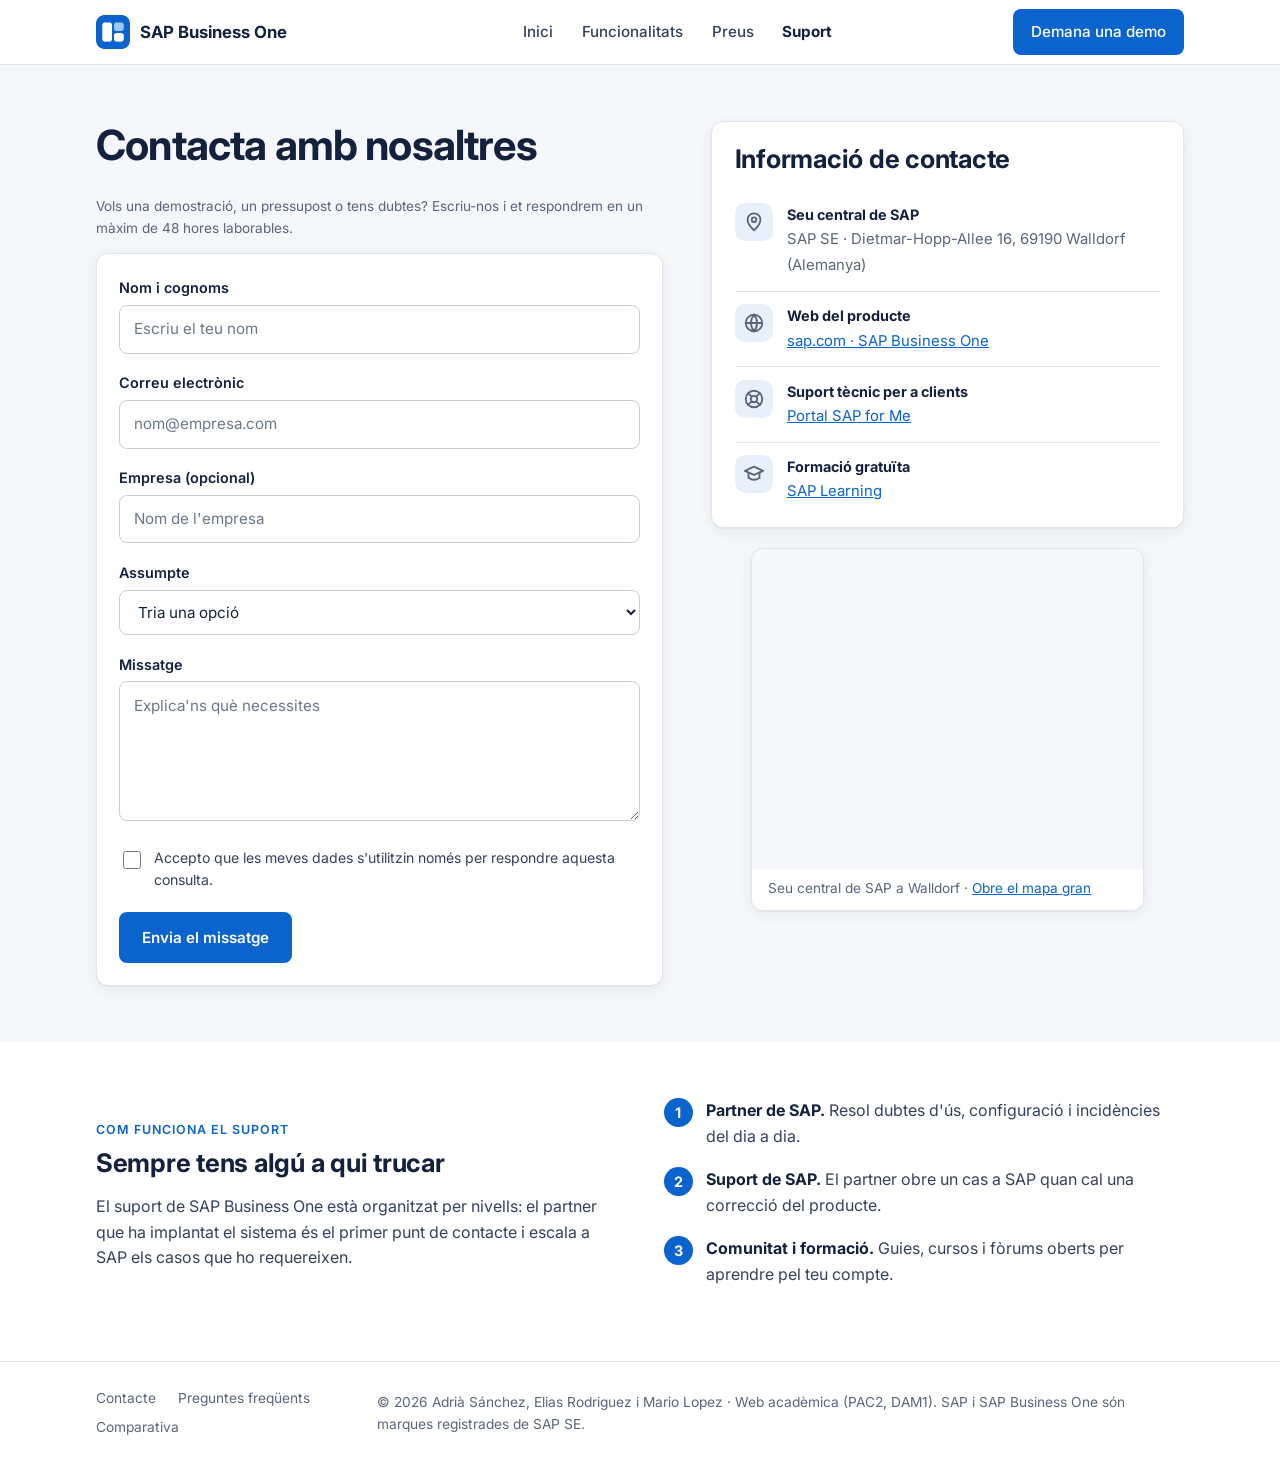
<file: html/support.html>
<!DOCTYPE html>
<html lang="ca">
<head>
  <meta charset="UTF-8">
  <meta name="viewport" content="width=device-width, initial-scale=1">
  <title>Suport i contacte · SAP Business One</title>
  <meta name="description" content="Formulari de contacte, informació de suport i ubicació de la seu central de SAP.">
  <link rel="icon" href="../img/favicon.png" type="image/png">
  <link rel="preconnect" href="https://fonts.googleapis.com">
  <link rel="preconnect" href="https://fonts.gstatic.com" crossorigin>
  <link href="https://fonts.googleapis.com/css2?family=Inter:wght@400;500;600;700;800&amp;display=swap" rel="stylesheet">
  <link rel="stylesheet" href="../css/style.css">
</head>
<body>
  <a class="skip-link" href="#contingut">Salta al contingut</a>

  <!-- ===== Capçalera i menú de navegació ===== -->
  <header class="site-header">
    <div class="container header-inner">
      <a class="brand" href="../index.html">
        <img src="../img/logo.png" alt="" width="34" height="34">
        SAP Business One
      </a>
      <input type="checkbox" id="nav-toggle" class="nav-toggle">
      <label for="nav-toggle" class="nav-toggle-label" aria-label="Obre o tanca el menú">
        <span></span><span></span><span></span>
      </label>
      <nav class="main-nav" aria-label="Navegació principal">
        <ul>
          <li><a href="../index.html">Inici</a></li>
          <li><a href="features.html">Funcionalitats</a></li>
          <li><a href="pricing.html">Preus</a></li>
          <li><a href="support.html" aria-current="page">Suport</a></li>
        </ul>
        <a class="btn btn--primary" href="support.html#contacte">Demana una demo</a>
      </nav>
    </div>
  </header>

  <main id="contingut">
    <section class="section" id="contacte" aria-label="Contacte">
      <div class="container support-grid">

        <!-- ===== Formulari de contacte ===== -->
        <div>
          <h1>Contacta amb nosaltres</h1>
          <p class="note">Vols una demostració, un pressupost o tens dubtes? Escriu-nos i et respondrem en un màxim de 48 hores laborables.</p>

          <form id="form-contacte" class="card" action="#" method="post" novalidate>
            <div class="form-field">
              <label for="nom">Nom i cognoms</label>
              <input type="text" id="nom" name="nom" autocomplete="name" placeholder="Escriu el teu nom" required>
            </div>
            <div class="form-field">
              <label for="email">Correu electrònic</label>
              <input type="email" id="email" name="email" autocomplete="email" placeholder="nom@empresa.com" required>
            </div>
            <div class="form-field">
              <label for="empresa">Empresa (opcional)</label>
              <input type="text" id="empresa" name="empresa" autocomplete="organization" placeholder="Nom de l'empresa">
            </div>
            <div class="form-field">
              <label for="assumpte">Assumpte</label>
              <select id="assumpte" name="assumpte" required>
                <option value="">Tria una opció</option>
                <option value="demo">Vull una demostració</option>
                <option value="pressupost">Vull un pressupost</option>
                <option value="suport">Necessito suport tècnic</option>
                <option value="altres">Altres consultes</option>
              </select>
            </div>
            <div class="form-field">
              <label for="missatge">Missatge</label>
              <textarea id="missatge" name="missatge" placeholder="Explica'ns què necessites" required></textarea>
            </div>
            <div class="form-check">
              <input type="checkbox" id="privacitat" name="privacitat" required>
              <label for="privacitat">Accepto que les meves dades s'utilitzin només per respondre aquesta consulta.</label>
            </div>
            <button type="submit" class="btn btn--primary">Envia el missatge</button>
            <p class="form-status" id="form-status" role="status" tabindex="-1" hidden></p>
          </form>
        </div>

        <!-- ===== Informació de contacte i mapa ===== -->
        <aside aria-labelledby="titol-info">
          <div class="card">
            <h2 id="titol-info">Informació de contacte</h2>
            <ul class="contact-list">
              <li>
                <span class="icon-tile" aria-hidden="true">
                  <svg viewBox="0 0 24 24" fill="none" stroke="currentColor" stroke-width="2" stroke-linecap="round" stroke-linejoin="round"><path d="M12 21s-7-6.2-7-11.5A7 7 0 0 1 19 9.5C19 14.8 12 21 12 21Z"/><circle cx="12" cy="9.5" r="2.5"/></svg>
                </span>
                <div>
                  <strong>Seu central de SAP</strong>
                  <span>SAP SE · Dietmar-Hopp-Allee 16, 69190 Walldorf (Alemanya)</span>
                </div>
              </li>
              <li>
                <span class="icon-tile" aria-hidden="true">
                  <svg viewBox="0 0 24 24" fill="none" stroke="currentColor" stroke-width="2" stroke-linecap="round" stroke-linejoin="round"><circle cx="12" cy="12" r="9"/><path d="M3 12h18M12 3a14 14 0 0 1 0 18M12 3a14 14 0 0 0 0 18"/></svg>
                </span>
                <div>
                  <strong>Web del producte</strong>
                  <a href="https://www.sap.com/spain/products/erp/business-one.html" target="_blank" rel="noopener">sap.com · SAP Business One</a>
                </div>
              </li>
              <li>
                <span class="icon-tile" aria-hidden="true">
                  <svg viewBox="0 0 24 24" fill="none" stroke="currentColor" stroke-width="2" stroke-linecap="round" stroke-linejoin="round"><circle cx="12" cy="12" r="9"/><circle cx="12" cy="12" r="3.5"/><path d="m5.6 5.6 3.9 3.9M14.5 14.5l3.9 3.9M18.4 5.6l-3.9 3.9M9.5 14.5l-3.9 3.9"/></svg>
                </span>
                <div>
                  <strong>Suport tècnic per a clients</strong>
                  <a href="https://me.sap.com/" target="_blank" rel="noopener">Portal SAP for Me</a>
                </div>
              </li>
              <li>
                <span class="icon-tile" aria-hidden="true">
                  <svg viewBox="0 0 24 24" fill="none" stroke="currentColor" stroke-width="2" stroke-linecap="round" stroke-linejoin="round"><path d="M2 8.5 12 4l10 4.5-10 4.5L2 8.5Z"/><path d="M6 10.5V16c2 1.6 4 2.3 6 2.3s4-.7 6-2.3v-5.5"/></svg>
                </span>
                <div>
                  <strong>Formació gratuïta</strong>
                  <a href="https://learning.sap.com/" target="_blank" rel="noopener">SAP Learning</a>
                </div>
              </li>
            </ul>
          </div>

          <figure class="map">
            <iframe title="Mapa de la seu central de SAP SE a Walldorf, Alemanya"
                    src="https://www.openstreetmap.org/export/embed.html?bbox=8.6300%2C49.2870%2C8.6560%2C49.2995&amp;layer=mapnik&amp;marker=49.2933%2C8.6425"
                    loading="lazy"></iframe>
            <figcaption class="note">
              Seu central de SAP a Walldorf ·
              <a href="https://www.openstreetmap.org/?mlat=49.2933&amp;mlon=8.6425#map=16/49.2933/8.6425" target="_blank" rel="noopener">Obre el mapa gran</a>
            </figcaption>
          </figure>
        </aside>
      </div>
    </section>

    <!-- ===== Com funciona el suport ===== -->
    <section class="section section--white" aria-labelledby="titol-suport">
      <div class="container split">
        <div>
          <span class="eyebrow">Com funciona el suport</span>
          <h2 id="titol-suport">Sempre tens algú a qui trucar</h2>
          <p>El suport de SAP Business One està organitzat per nivells: el partner que ha implantat el sistema és el primer punt de contacte i escala a SAP els casos que ho requereixen.</p>
        </div>
        <ol class="steps">
          <li><strong>Partner de SAP.</strong> Resol dubtes d'ús, configuració i incidències del dia a dia.</li>
          <li><strong>Suport de SAP.</strong> El partner obre un cas a SAP quan cal una correcció del producte.</li>
          <li><strong>Comunitat i formació.</strong> Guies, cursos i fòrums oberts per aprendre pel teu compte.</li>
        </ol>
      </div>
    </section>
  </main>

  <!-- ===== Peu de pàgina ===== -->
  <footer class="site-footer">
    <div class="container footer-inner">
      <ul class="footer-links">
        <li><a href="support.html#contacte">Contacte</a></li>
        <li><a href="pricing.html#faq">Preguntes freqüents</a></li>
        <li><a href="features.html#comparativa">Comparativa</a></li>
      </ul>
      <p class="footer-legal">© 2026 Adrià Sánchez, Elias Rodriguez i Mario Lopez · Web acadèmica (PAC2, DAM1). SAP i SAP Business One són marques registrades de SAP SE.</p>
    </div>
  </footer>

  <script src="../js/main.js"></script>
</body>
</html>
</file>
<file: css/style.css>
/* ==========================================================================
   SAP Business One · Web de presentació (PAC2 · 0491 Sistemes de Gestió Empresarial)
   Full d'estils únic i centralitzat per a totes les pàgines.

   Índex
   1. Variables (tokens de disseny)
   2. Base i reset
   3. Utilitats i contenidors
   4. Botons
   5. Capçalera i navegació (amb menú mòbil sense JavaScript)
   6. Hero (portada)
   7. Seccions i targetes
   8. Pàgina de funcionalitats (mòduls, taula, avantatges, gràfic)
   9. Pàgina de preus
   10. Pàgina de suport (formulari, contacte, mapa)
   11. Peu de pàgina
   12. Responsive (mobile-first: de menys a més amplada)
   ========================================================================== */

/* 1. Variables ------------------------------------------------------------ */
:root {
  --c-primary: #0b63ce;        /* blau principal (botons, enllaços) */
  --c-primary-dark: #084c9e;   /* hover dels botons */
  --c-primary-soft: #e7f0fb;   /* fons suaus i icones */
  --c-ink: #14213d;            /* títols */
  --c-text: #36415a;           /* text de cos */
  --c-muted: #5b6579;          /* text secundari (contrast AA sobre blanc) */
  --c-bg: #f5f7fa;             /* fons general */
  --c-surface: #ffffff;        /* targetes */
  --c-border: #e1e6ee;         /* vores */
  --c-ok: #237a3b;             /* avantatges */
  --c-ko: #b42318;             /* inconvenients */

  --radius: 12px;
  --radius-sm: 8px;
  --shadow: 0 1px 2px rgba(20, 33, 61, 0.06), 0 4px 16px rgba(20, 33, 61, 0.06);
  --container: 1120px;
  --font: "Inter", system-ui, -apple-system, "Segoe UI", Roboto, Arial, sans-serif;
}

/* 2. Base i reset ----------------------------------------------------------- */
*,
*::before,
*::after {
  box-sizing: border-box;
}

html {
  scroll-behavior: smooth;
}

body {
  margin: 0;
  font-family: var(--font);
  font-size: 1rem;
  line-height: 1.6;
  color: var(--c-text);
  background: var(--c-bg);
}

img {
  max-width: 100%;
  height: auto;
  display: block;
}

h1,
h2,
h3 {
  color: var(--c-ink);
  line-height: 1.2;
  margin: 0 0 0.6em;
}

h1 { font-size: 2.1rem; letter-spacing: -0.02em; }
h2 { font-size: 1.6rem; letter-spacing: -0.01em; }
h3 { font-size: 1.05rem; }

p { margin: 0 0 1em; }

a { color: var(--c-primary); }
a:hover { color: var(--c-primary-dark); }

/* Focus visible per a la navegació amb teclat */
a:focus-visible,
button:focus-visible,
input:focus-visible,
select:focus-visible,
textarea:focus-visible,
summary:focus-visible,
.nav-toggle-label:focus-visible {
  outline: 3px solid #f2a900;
  outline-offset: 2px;
}

/* Enllaç per saltar directament al contingut (accessibilitat) */
.skip-link {
  position: absolute;
  left: -9999px;
  top: 0;
  background: var(--c-ink);
  color: #fff;
  padding: 0.6rem 1rem;
  z-index: 100;
}
.skip-link:focus { left: 1rem; color: #fff; }

/* 3. Utilitats i contenidors ------------------------------------------------ */
.container {
  width: 100%;
  max-width: var(--container);
  margin: 0 auto;
  padding: 0 1rem;
}

.section { padding: 3.5rem 0; }
.section--white { background: var(--c-surface); }

.section-head {
  text-align: center;
  max-width: 680px;
  margin: 0 auto 2.2rem;
}
.section-head p { color: var(--c-muted); }

.eyebrow {
  display: inline-block;
  font-size: 0.78rem;
  font-weight: 600;
  letter-spacing: 0.08em;
  text-transform: uppercase;
  color: var(--c-primary);
  margin-bottom: 0.5rem;
}

.note {
  font-size: 0.85rem;
  color: var(--c-muted);
}

.visually-hidden {
  position: absolute;
  width: 1px;
  height: 1px;
  overflow: hidden;
  clip: rect(0 0 0 0);
  white-space: nowrap;
}

/* 4. Botons ------------------------------------------------------------------ */
.btn {
  display: inline-block;
  padding: 0.7rem 1.3rem;
  border-radius: var(--radius-sm);
  border: 2px solid transparent;
  font: inherit;
  font-weight: 600;
  font-size: 0.95rem;
  text-align: center;
  text-decoration: none;
  cursor: pointer;
  transition: background-color 0.15s ease, color 0.15s ease;
}
.btn--primary { background: var(--c-primary); color: #fff; }
.btn--primary:hover { background: var(--c-primary-dark); color: #fff; }
.btn--soft { background: var(--c-primary-soft); color: var(--c-primary-dark); }
.btn--soft:hover { background: #d3e4f8; color: var(--c-primary-dark); }
.btn--ghost { border-color: var(--c-primary); color: var(--c-primary); background: transparent; }
.btn--ghost:hover { background: var(--c-primary-soft); }
.btn--block { display: block; width: 100%; }

/* 5. Capçalera i navegació -------------------------------------------------- */
.site-header {
  position: sticky;
  top: 0;
  z-index: 50;
  background: var(--c-surface);   /* fons sòlid: evita "fantasmes" en fer scroll */
  border-bottom: 1px solid var(--c-border);
}

.header-inner {
  display: flex;
  align-items: center;
  justify-content: space-between;
  flex-wrap: wrap;
  min-height: 64px;
  gap: 0 1rem;
}

.brand {
  display: flex;
  align-items: center;
  gap: 0.6rem;
  font-weight: 700;
  font-size: 1.05rem;
  color: var(--c-ink);
  text-decoration: none;
}
.brand img { width: 34px; height: 34px; border-radius: 8px; }
.brand:hover { color: var(--c-ink); }

/* El checkbox controla el menú en mòbil; no es mostra mai */
.nav-toggle { position: absolute; opacity: 0; pointer-events: none; }

.nav-toggle-label {
  display: inline-flex;
  flex-direction: column;
  justify-content: center;
  gap: 5px;
  width: 44px;
  height: 44px;
  padding: 10px;
  cursor: pointer;
  border-radius: var(--radius-sm);
}
.nav-toggle-label span {
  display: block;
  height: 2px;
  background: var(--c-ink);
  border-radius: 2px;
}
.nav-toggle:focus-visible + .nav-toggle-label { outline: 3px solid #f2a900; }

.main-nav {
  display: none;               /* amagat en mòbil fins que s'obre */
  width: 100%;
  padding: 0.5rem 0 1rem;
}
.nav-toggle:checked ~ .main-nav { display: block; }

.main-nav ul {
  list-style: none;
  margin: 0;
  padding: 0;
}
.main-nav a {
  display: block;
  padding: 0.65rem 0.25rem;
  color: var(--c-text);
  text-decoration: none;
  font-weight: 500;
  font-size: 0.95rem;
}
.main-nav a:hover { color: var(--c-primary); }
.main-nav a[aria-current="page"] { color: var(--c-ink); font-weight: 700; }
.main-nav .btn { margin-top: 0.5rem; color: #fff; padding: 0.55rem 1rem; }

/* 6. Hero ------------------------------------------------------------------- */
.hero {
  background: #dfeaf7;
  padding: 3rem 0;
}
.hero-inner {
  display: grid;
  gap: 2rem;
  align-items: center;
}
.hero h1 { font-size: 2.3rem; }
.hero h1 span { color: var(--c-primary); }
.hero p { font-size: 1.08rem; max-width: 34rem; }
.hero-actions { display: flex; flex-wrap: wrap; gap: 0.75rem; margin-top: 1.5rem; }
.hero-figure img {
  border-radius: var(--radius);
  box-shadow: var(--shadow);
}

/* Capçalera simple de les pàgines interiors */
.page-head {
  text-align: center;
  padding: 3rem 0 1rem;
}
.page-head h1 { font-size: 2.2rem; }
.page-head p { color: var(--c-muted); max-width: 640px; margin: 0 auto; }

/* 7. Seccions i targetes ---------------------------------------------------- */
.grid {
  display: grid;
  gap: 1.25rem;
}

.card {
  background: var(--c-surface);
  border: 1px solid var(--c-border);
  border-radius: var(--radius);
  padding: 1.4rem;
  box-shadow: var(--shadow);
}
.card p { color: var(--c-muted); font-size: 0.93rem; margin: 0; }

.icon-tile {
  display: inline-flex;
  align-items: center;
  justify-content: center;
  width: 42px;
  height: 42px;
  border-radius: 10px;
  background: var(--c-primary-soft);
  color: var(--c-primary);
  margin-bottom: 0.9rem;
}
.icon-tile svg { width: 22px; height: 22px; }

/* Xifres clau de la portada */
.stats {
  display: grid;
  grid-template-columns: repeat(2, 1fr);
  gap: 1rem;
  text-align: center;
}
.stat {
  background: var(--c-surface);
  border: 1px solid var(--c-border);
  border-radius: var(--radius);
  padding: 1.2rem 0.75rem;
}
.stat strong {
  display: block;
  font-size: 1.7rem;
  color: var(--c-primary);
  line-height: 1.1;
}
.stat span { font-size: 0.88rem; color: var(--c-muted); }

/* Llista amb marques de verificació */
.check-list {
  list-style: none;
  margin: 0;
  padding: 0;
}
.check-list li {
  position: relative;
  padding-left: 1.7rem;
  margin-bottom: 0.6rem;
}
.check-list li::before {
  content: "";
  position: absolute;
  left: 0;
  top: 0.35em;
  width: 1rem;
  height: 0.55rem;
  border-left: 2px solid var(--c-primary);
  border-bottom: 2px solid var(--c-primary);
  transform: rotate(-45deg);
}

/* Bloc de dues columnes text + llista */
.split {
  display: grid;
  gap: 2rem;
  align-items: center;
}

/* Franja de crida a l'acció */
.cta-band {
  background: var(--c-ink);
  color: #dbe3f0;
  border-radius: var(--radius);
  padding: 2rem 1.5rem;
  text-align: center;
}
.cta-band h2 { color: #fff; }
.cta-band p { max-width: 560px; margin: 0 auto 1.4rem; }

/* 8. Funcionalitats ----------------------------------------------------------- */
.module-group { margin-bottom: 3.5rem; }
.module-group:last-child { margin-bottom: 0; }

.feature-card {
  background: var(--c-surface);
  border: 1px solid var(--c-border);
  border-radius: var(--radius);
  overflow: hidden;
  box-shadow: var(--shadow);
  display: flex;
  flex-direction: column;
}
.feature-card img {
  width: 100%;
  aspect-ratio: 8 / 5;
  object-fit: cover;
}
.feature-card .feature-body { padding: 1.1rem 1.2rem 1.3rem; }
.feature-card h3 { margin-bottom: 0.35rem; }
.feature-card p { color: var(--c-muted); font-size: 0.92rem; margin: 0; }

/* Taules (comparativa i models de contractació) */
.table-wrap {
  overflow-x: auto;
  background: var(--c-surface);
  border: 1px solid var(--c-border);
  border-radius: var(--radius);
  box-shadow: var(--shadow);
}
table {
  width: 100%;
  min-width: 680px;
  border-collapse: collapse;
  font-size: 0.92rem;
}
caption {
  text-align: left;
  padding: 1rem 1.2rem 0;
  font-size: 0.85rem;
  color: var(--c-muted);
  caption-side: bottom;
  padding-bottom: 1rem;
}
th,
td {
  padding: 0.8rem 1.2rem;
  text-align: left;
  border-bottom: 1px solid var(--c-border);
  vertical-align: top;
}
thead th {
  background: #f0f4fa;
  color: var(--c-ink);
  font-weight: 600;
}
tbody th { color: var(--c-ink); font-weight: 600; }
.col-highlight { background: #f4f8fe; }
thead .col-highlight { background: var(--c-primary); color: #fff; }

/* Avantatges i inconvenients */
.pros-cons { display: grid; gap: 1.25rem; }
.pros-cons h3 { display: flex; align-items: center; gap: 0.5rem; }
.pros-cons ul { margin: 0; padding-left: 1.2rem; }
.pros-cons li { margin-bottom: 0.5rem; }
.pros h3 { color: var(--c-ok); }
.cons h3 { color: var(--c-ko); }
.pros { border-top: 4px solid var(--c-ok); }
.cons { border-top: 4px solid var(--c-ko); }

/* Gràfic de barres fet amb CSS (rang de preus) */
.bar-chart { margin: 0; }
.bar-row {
  display: grid;
  grid-template-columns: 1fr;
  gap: 0.3rem;
  margin-bottom: 1.1rem;
}
.bar-label { font-weight: 600; color: var(--c-ink); font-size: 0.92rem; }
.bar-label small { font-weight: 400; color: var(--c-muted); }
.bar-track {
  position: relative;
  height: 14px;
  background: #edf1f6;
  border-radius: 7px;
}
.bar-fill {
  position: absolute;
  top: 0;
  height: 100%;
  border-radius: 7px;
  background: #8fb7e8;
}
.bar-fill--main { background: var(--c-primary); }
/* Posició de cada barra sobre una escala de 0 a 250 (inici = preu mínim, amplada = rang) */
.bar-fill--sap { left: 38%; width: 38%; }   /* 95–190 USD */
.bar-fill--bc  { left: 32%; width: 12%; }   /* 80–110 USD */
.bar-fill--pd  { left: 5.6%; width: 26%; }  /* 14–79 EUR */
.chart-note { margin: 1rem 0 0; }
.bar-scale {
  display: flex;
  justify-content: space-between;
  font-size: 0.78rem;
  color: var(--c-muted);
  margin-top: 0.4rem;
}

/* 9. Preus ----------------------------------------------------------------- */
.plans {
  display: grid;
  gap: 1.25rem;
  align-items: stretch;
}
.plan {
  position: relative;
  display: flex;
  flex-direction: column;
  background: var(--c-surface);
  border: 1px solid var(--c-border);
  border-radius: var(--radius);
  padding: 1.6rem 1.4rem;
  box-shadow: var(--shadow);
}
.plan--featured {
  border: 2px solid var(--c-primary);
}
.plan-badge {
  position: absolute;
  top: -0.8rem;
  left: 1.4rem;
  background: var(--c-primary);
  color: #fff;
  font-size: 0.75rem;
  font-weight: 600;
  padding: 0.2rem 0.7rem;
  border-radius: 999px;
}
.plan-model {
  font-size: 0.8rem;
  font-weight: 600;
  text-transform: uppercase;
  letter-spacing: 0.06em;
  color: var(--c-muted);
  margin: 0 0 0.3rem;
}
.plan h2 { font-size: 1.2rem; margin-bottom: 0.8rem; }
.plan--featured h2 { color: var(--c-primary); }
.price {
  font-size: clamp(1.5rem, 2.4vw, 1.9rem);   /* s'adapta perquè el rang no es parteixi */
  white-space: nowrap;
  font-weight: 800;
  color: var(--c-ink);
  line-height: 1.1;
  margin: 0;
}
.price-unit { color: var(--c-muted); font-size: 0.88rem; margin: 0.3rem 0 1.2rem; }
.plan .check-list { flex-grow: 1; margin-bottom: 1.4rem; font-size: 0.93rem; }

/* Preguntes freqüents */
.faq { max-width: 760px; margin: 0 auto; }
.faq details {
  background: var(--c-surface);
  border: 1px solid var(--c-border);
  border-radius: var(--radius-sm);
  padding: 0 1.2rem;
  margin-bottom: 0.75rem;
}
.faq summary {
  cursor: pointer;
  font-weight: 600;
  color: var(--c-ink);
  padding: 1rem 0;
}
.faq details p { color: var(--c-muted); }

/* 10. Suport ---------------------------------------------------------------- */
.support-grid { display: grid; gap: 2rem; }

.form-field { margin-bottom: 1.1rem; }
.form-field label {
  display: block;
  font-weight: 600;
  font-size: 0.9rem;
  color: var(--c-ink);
  margin-bottom: 0.35rem;
}
.form-field input,
.form-field select,
.form-field textarea {
  width: 100%;
  padding: 0.7rem 0.85rem;
  font: inherit;
  font-size: 0.95rem;
  color: var(--c-ink);
  background: var(--c-surface);
  border: 1px solid #c6cfdc;
  border-radius: var(--radius-sm);
}
.form-field textarea { min-height: 140px; resize: vertical; }
.form-field input::placeholder,
.form-field textarea::placeholder { color: #6d7789; }

.form-check {
  display: flex;
  gap: 0.6rem;
  align-items: flex-start;
  font-size: 0.88rem;
  margin-bottom: 1.3rem;
}
.form-check input { margin-top: 0.3rem; width: 18px; height: 18px; flex-shrink: 0; }

.form-status {
  margin-top: 1rem;
  padding: 0.9rem 1rem;
  border-radius: var(--radius-sm);
  background: #e6f4ea;
  color: #1d5e2e;
  font-weight: 500;
}
.form-status[hidden] { display: none; }

.contact-list {
  list-style: none;
  margin: 0;
  padding: 0;
}
.contact-list li {
  display: flex;
  gap: 0.9rem;
  padding: 0.8rem 0;
  border-bottom: 1px solid var(--c-border);
}
.contact-list li:last-child { border-bottom: 0; padding-bottom: 0; }
.contact-list .icon-tile { margin: 0; flex-shrink: 0; width: 38px; height: 38px; }
.contact-list strong { display: block; color: var(--c-ink); font-size: 0.9rem; }
.contact-list span,
.contact-list a { font-size: 0.93rem; }
.contact-list span { color: var(--c-muted); }

.map {
  margin-top: 1.25rem;
  border-radius: var(--radius);
  overflow: hidden;
  border: 1px solid var(--c-border);
  box-shadow: var(--shadow);
}
.map iframe {
  display: block;
  width: 100%;
  height: 320px;
  border: 0;
}
.map figcaption { background: var(--c-surface); padding: 0.6rem 1rem; }

.steps { counter-reset: pas; list-style: none; padding: 0; margin: 0; }
.steps li {
  counter-increment: pas;
  position: relative;
  padding-left: 2.6rem;
  margin-bottom: 1.1rem;
}
.steps li::before {
  content: counter(pas);
  position: absolute;
  left: 0;
  top: 0;
  width: 1.8rem;
  height: 1.8rem;
  border-radius: 50%;
  background: var(--c-primary);
  color: #fff;
  font-weight: 700;
  font-size: 0.9rem;
  display: flex;
  align-items: center;
  justify-content: center;
}
.steps strong { color: var(--c-ink); }

/* 11. Peu de pàgina --------------------------------------------------------- */
.site-footer {
  background: var(--c-surface);
  border-top: 1px solid var(--c-border);
  padding: 1.6rem 0;
  font-size: 0.86rem;
  color: var(--c-muted);
}
.footer-inner {
  display: flex;
  flex-direction: column;
  gap: 0.8rem;
}
.footer-links {
  list-style: none;
  display: flex;
  flex-wrap: wrap;
  gap: 0.4rem 1.4rem;
  margin: 0;
  padding: 0;
}
.footer-links a { color: var(--c-muted); text-decoration: none; }
.footer-links a:hover { color: var(--c-primary); text-decoration: underline; }
.footer-legal { margin: 0; }

/* 12. Responsive ------------------------------------------------------------ */

/* Mòbils grans / tauletes petites */
@media (min-width: 560px) {
  .grid--2,
  .grid--3,
  .grid--4 { grid-template-columns: repeat(2, 1fr); }
  .stats { grid-template-columns: repeat(4, 1fr); }
  .pros-cons { grid-template-columns: repeat(2, 1fr); }
  .bar-row { grid-template-columns: 230px 1fr; align-items: center; }
  .bar-scale { margin-left: 230px; }
}

/* Tauletes */
@media (min-width: 880px) {
  h1 { font-size: 2.6rem; }
  .hero { padding: 4.5rem 0; }
  .hero h1 { font-size: 3rem; }
  .hero-inner { grid-template-columns: 1.05fr 1fr; gap: 3rem; }
  .page-head { padding: 4rem 0 1.5rem; }
  .page-head h1 { font-size: 2.6rem; }
  .grid--3 { grid-template-columns: repeat(3, 1fr); }
  .grid--4 { grid-template-columns: repeat(4, 1fr); }
  .plans { grid-template-columns: repeat(3, 1fr); }
  .split { grid-template-columns: 1fr 1fr; gap: 3rem; }
  .support-grid { grid-template-columns: 1.2fr 1fr; gap: 3rem; }
  .cta-band { padding: 3rem; }
  .footer-inner { flex-direction: row; justify-content: space-between; align-items: center; }

  /* Menú d'escriptori: sempre visible, en línia */
  .nav-toggle-label { display: none; }
  .main-nav {
    display: flex !important;
    width: auto;
    padding: 0;
    flex: 1;
    justify-content: space-between;
    align-items: center;
    margin-left: 2.5rem;
  }
  .main-nav ul { display: flex; gap: 1.8rem; margin: 0 auto; }
  .main-nav a { padding: 0.4rem 0; }
  .main-nav .btn { margin-top: 0; }
}
</file>
